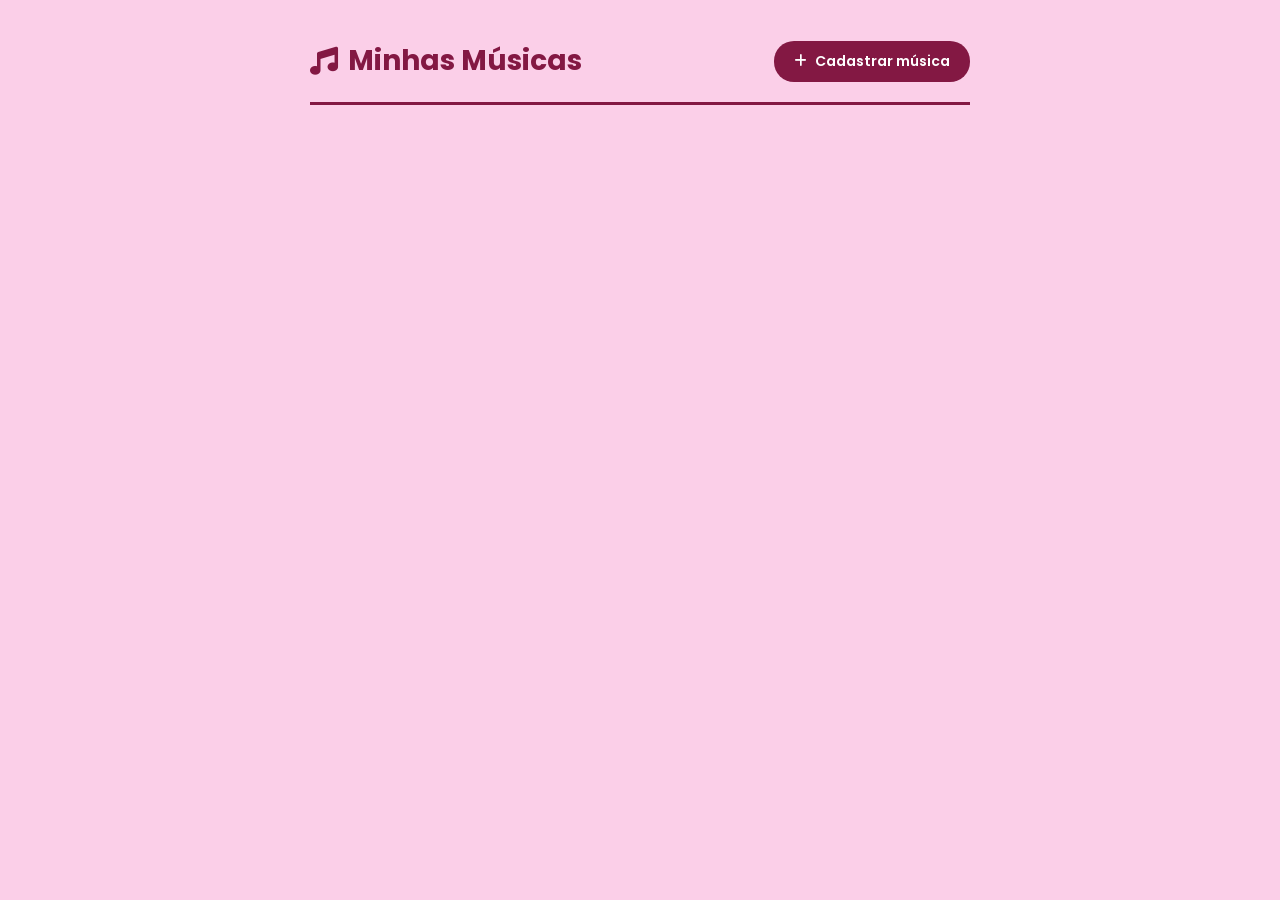
<file: index.html>
<!DOCTYPE html>
<html lang="pt-BR">
<head>
    <meta charset="UTF-8">
    <meta name="viewport" content="width=device-width, initial-scale=1.0">
    <title>Minhas Músicas</title>
    <link rel="stylesheet" href="https://cdnjs.cloudflare.com/ajax/libs/font-awesome/6.4.0/css/all.min.css">
    <link rel="stylesheet" href="index.css">
</head>
<body>
    <header>
        <h1><i class="fa-solid fa-music"></i> Minhas Músicas</h1>
        <a href="cadastrar.html"><i class="fa-solid fa-plus"></i> Cadastrar música</a>
    </header>
    
    <main>
        <section id="listaMusicas"></section>
    </main>

    <script src="index.js"></script>
</body>
</html>
</file>
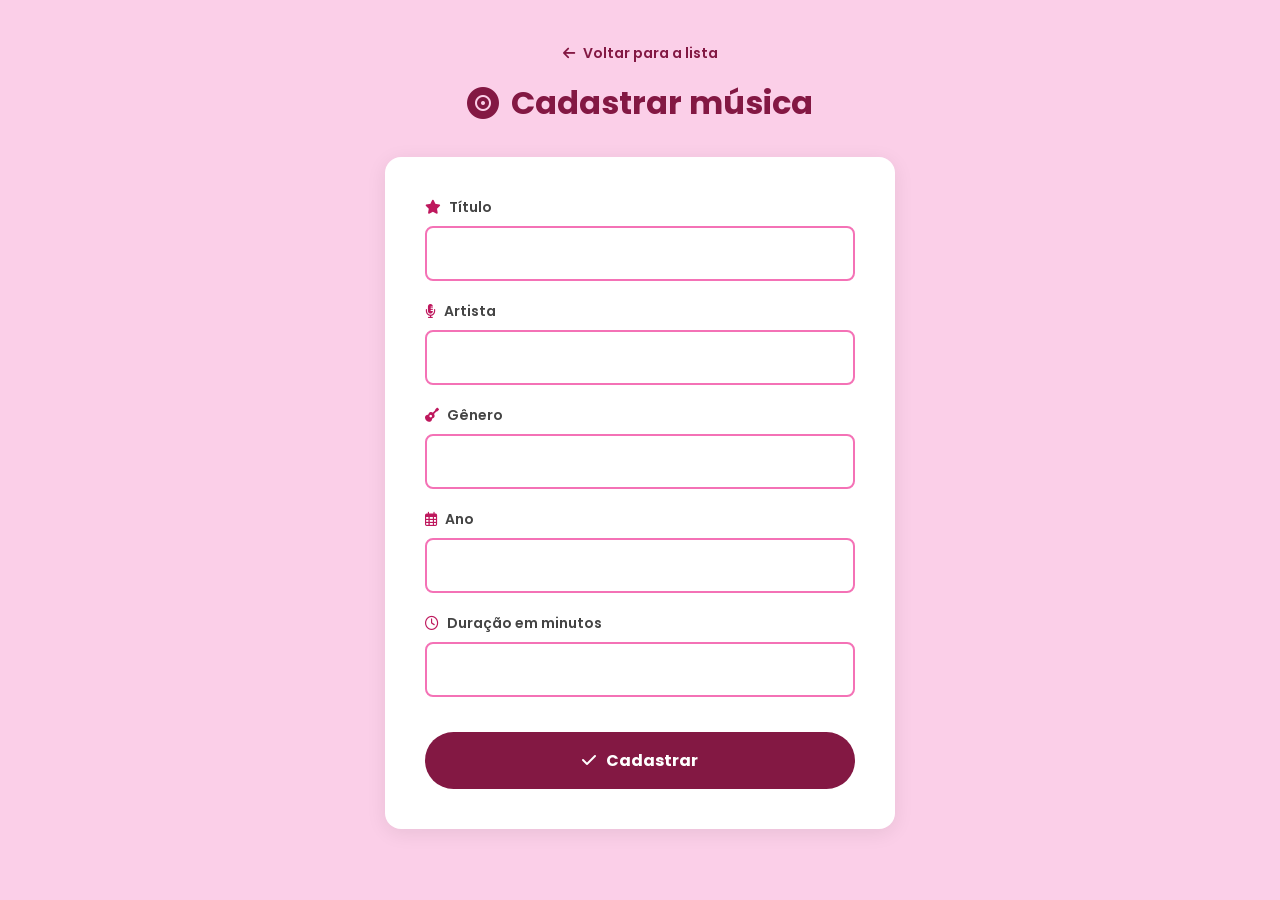
<file: cadastrar.html>
<!DOCTYPE html>
<html lang="pt-BR">
<head>
    <meta charset="UTF-8">
    <meta name="viewport" content="width=device-width, initial-scale=1.0">
    <title>Cadastrar música</title>
    <link rel="stylesheet" href="https://cdnjs.cloudflare.com/ajax/libs/font-awesome/6.4.0/css/all.min.css">
    <link rel="stylesheet" href="cadastrar.css">
</head>
<body>
    <header>
        <a href="index.html"><i class="fa-solid fa-arrow-left"></i> Voltar para a lista</a>
        <h1><i class="fa-solid fa-record-vinyl"></i> Cadastrar música</h1>
    </header>

    <main>
        <label for="titulo"><i class="fa-solid fa-star"></i> Título</label>
        <input type="text" id="titulo">

        <label for="artista"><i class="fa-solid fa-microphone-lines"></i> Artista</label>
        <input type="text" id="artista">

        <label for="genero"><i class="fa-solid fa-guitar"></i> Gênero</label>
        <input type="text" id="genero">

        <label for="ano"><i class="fa-regular fa-calendar-days"></i> Ano</label>
        <input type="number" id="ano">

        <label for="duracao"><i class="fa-regular fa-clock"></i> Duração em minutos</label>
        <input type="number" id="duracao">

        <button id="botaoCadastrar"><i class="fa-solid fa-check"></i> Cadastrar</button>
    </main>

    <script src="cadastrar.js"></script>
</body>
</html>
</file>
<file: index.css>
@import url('https://fonts.googleapis.com/css2?family=Poppins:wght@400;600;700&display=swap');

* {
    box-sizing: border-box;
    margin: 0;
    padding: 0;
    font-family: 'Poppins', sans-serif;
}

body {
    background-color: #fbcfe8;
    min-height: 100vh;
    color: #333;
    padding: 40px 20px;
    max-width: 700px;
    margin: 0 auto;
}

header {
    display: flex;
    justify-content: space-between;
    align-items: center;
    margin-bottom: 30px;
    padding-bottom: 20px;
    border-bottom: 3px solid #831843;
}

header h1 {
    font-size: 28px;
    color: #831843;
    font-weight: 700;
    display: flex;
    align-items: center;
    gap: 10px;
}

header a {
    background-color: #831843;
    color: white;
    text-decoration: none;
    font-weight: 600;
    font-size: 14px;
    padding: 10px 20px;
    border-radius: 20px;
    transition: all 0.2s ease;
    display: flex;
    align-items: center;
    gap: 8px;
}

header a:hover {
    background-color: #9d174d;
    transform: translateY(-2px);
}

#listaMusicas {
    display: flex;
    flex-direction: column;
    gap: 20px;
}

.musica {
    background-color: #ffffff;
    border-left: 6px solid #be185d;
    padding: 25px;
    border-radius: 12px;
    box-shadow: 0 4px 15px rgba(0, 0, 0, 0.08);
}

.musica h2 {
    color: #1a1a1a;
    font-size: 22px;
    margin-bottom: 6px;
    font-weight: 700;
}

.artista {
    font-size: 16px;
    color: #831843;
    font-weight: 600;
    margin-bottom: 8px;
    display: flex;
    align-items: center;
    gap: 8px;
}

.detalhes {
    font-size: 13px;
    color: #666;
    margin-bottom: 20px;
    background-color: #fce7f3;
    display: inline-flex;
    align-items: center;
    gap: 6px;
    padding: 6px 14px;
    border-radius: 20px;
}

.acoes {
    display: flex;
    gap: 12px;
}

.editar, .apagar {
    padding: 8px 20px;
    border-radius: 20px;
    font-size: 14px;
    font-weight: 600;
    cursor: pointer;
    text-decoration: none;
    transition: all 0.2s ease;
    border: none;
    display: inline-flex;
    align-items: center;
    gap: 6px;
}

.editar {
    background-color: #be185d;
    color: #ffffff;
}

.editar:hover {
    background-color: #9d174d;
    transform: translateY(-2px);
}

.apagar {
    background-color: #831843;
    color: #ffffff;
}

.apagar:hover {
    background-color: #500724;
    transform: translateY(-2px);
}
</file>
<file: cadastrar.css>
@import url('https://fonts.googleapis.com/css2?family=Poppins:wght@400;600;700&display=swap');

* {
    box-sizing: border-box;
    margin: 0;
    padding: 0;
    font-family: 'Poppins', sans-serif;
}

body {
    background-color: #fbcfe8;
    min-height: 100vh;
    color: #333;
    padding: 40px 20px;
    max-width: 550px;
    margin: 0 auto;
}

header {
    margin-bottom: 30px;
    text-align: center;
}

header a {
    display: inline-flex;
    align-items: center;
    gap: 8px;
    color: #831843;
    text-decoration: none;
    font-weight: 600;
    font-size: 14px;
    margin-bottom: 15px;
}

header a:hover {
    text-decoration: underline;
}

header h1 {
    font-size: 32px;
    color: #831843;
    font-weight: 700;
    display: flex;
    justify-content: center;
    align-items: center;
    gap: 12px;
}

main {
    background-color: #ffffff;
    padding: 40px;
    border-radius: 16px;
    box-shadow: 0 4px 20px rgba(0, 0, 0, 0.08);
    display: flex;
    flex-direction: column;
}

label {
    font-size: 14px;
    font-weight: 600;
    color: #444;
    margin-bottom: 8px;
    margin-top: 20px;
    display: flex;
    align-items: center;
    gap: 8px;
}

label i {
    color: #be185d;
}

label:first-child {
    margin-top: 0;
}

input {
    width: 100%;
    padding: 14px 16px;
    border: 2px solid #f472b6;
    border-radius: 8px;
    font-size: 15px;
    background-color: #fff;
    color: #333;
}

input:focus {
    outline: none;
    border-color: #be185d;
    box-shadow: 0 0 0 3px rgba(190, 24, 93, 0.2);
}

button {
    margin-top: 35px;
    width: 100%;
    padding: 16px;
    background-color: #831843;
    color: white;
    border: none;
    border-radius: 30px;
    font-size: 16px;
    font-weight: 700;
    cursor: pointer;
    transition: all 0.2s ease;
    display: flex;
    justify-content: center;
    align-items: center;
    gap: 10px;
}

button:hover {
    background-color: #500724;
    transform: translateY(-2px);
}
</file>
